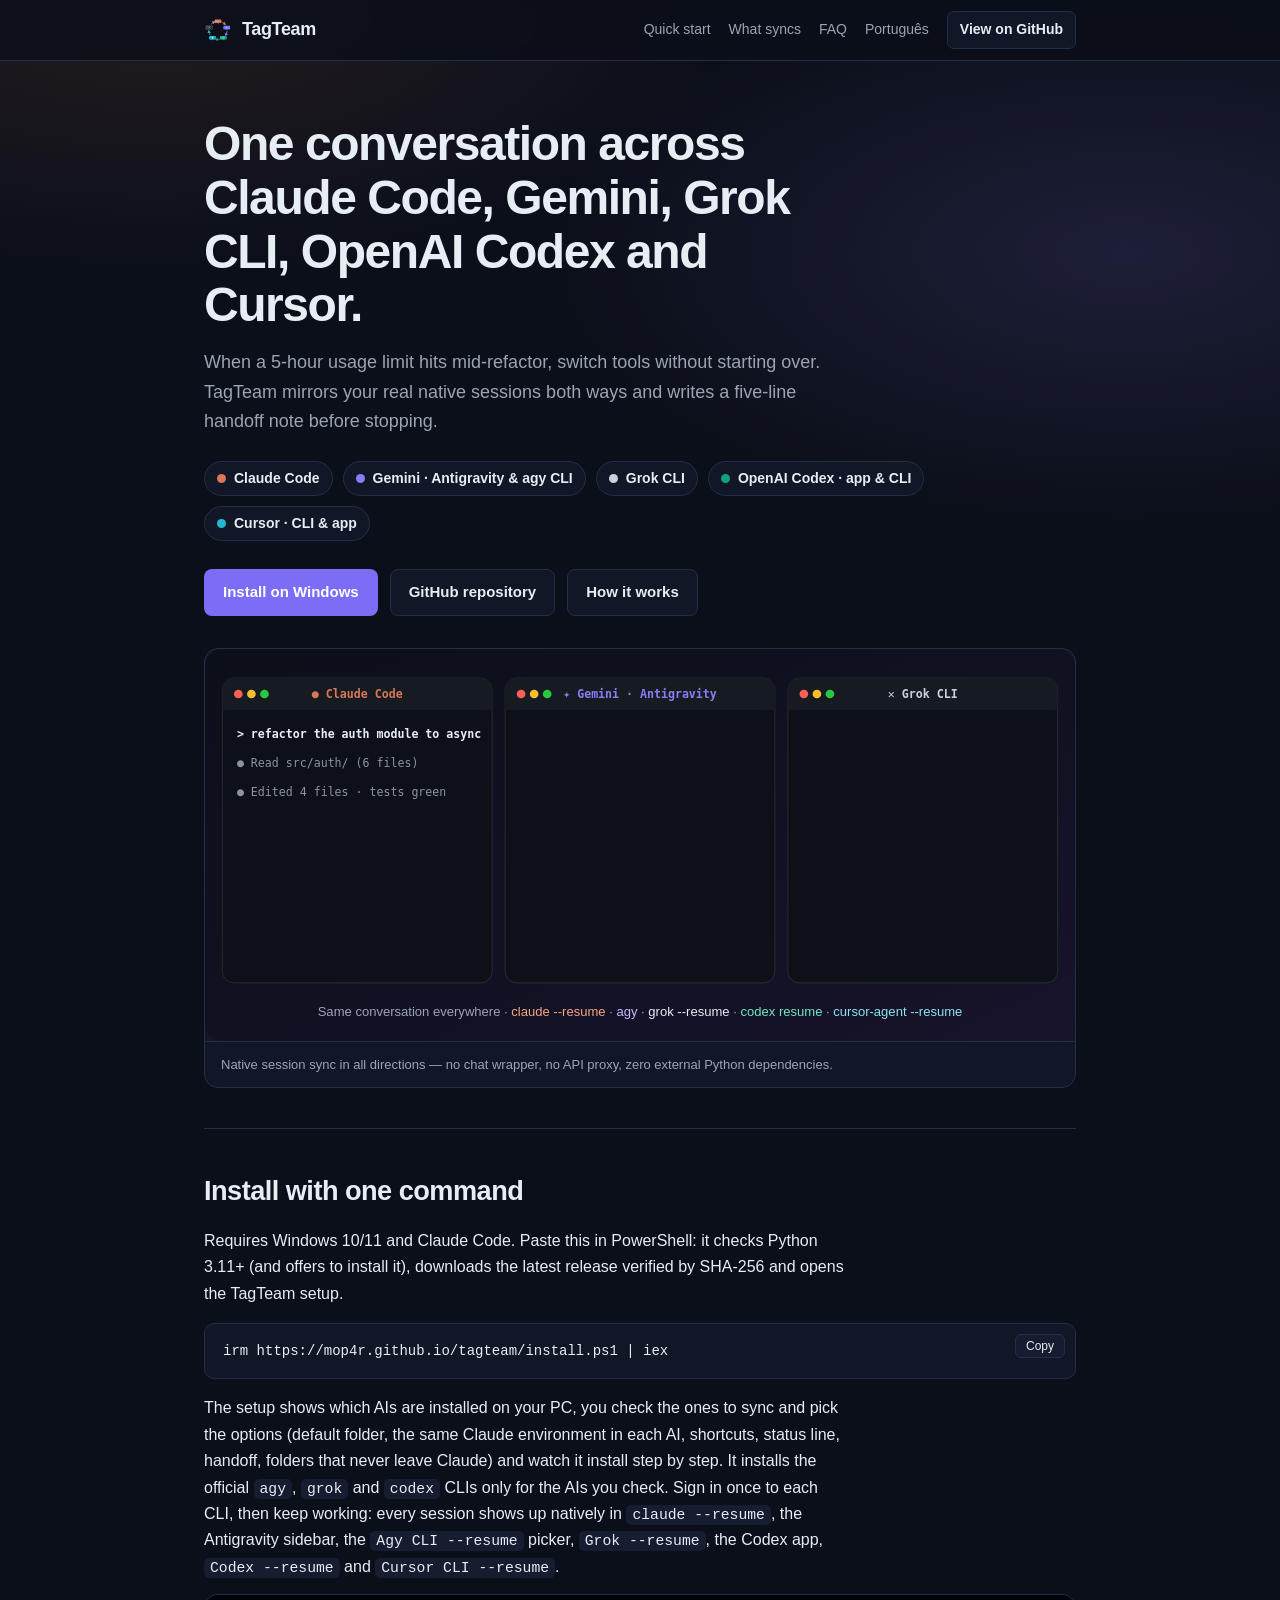
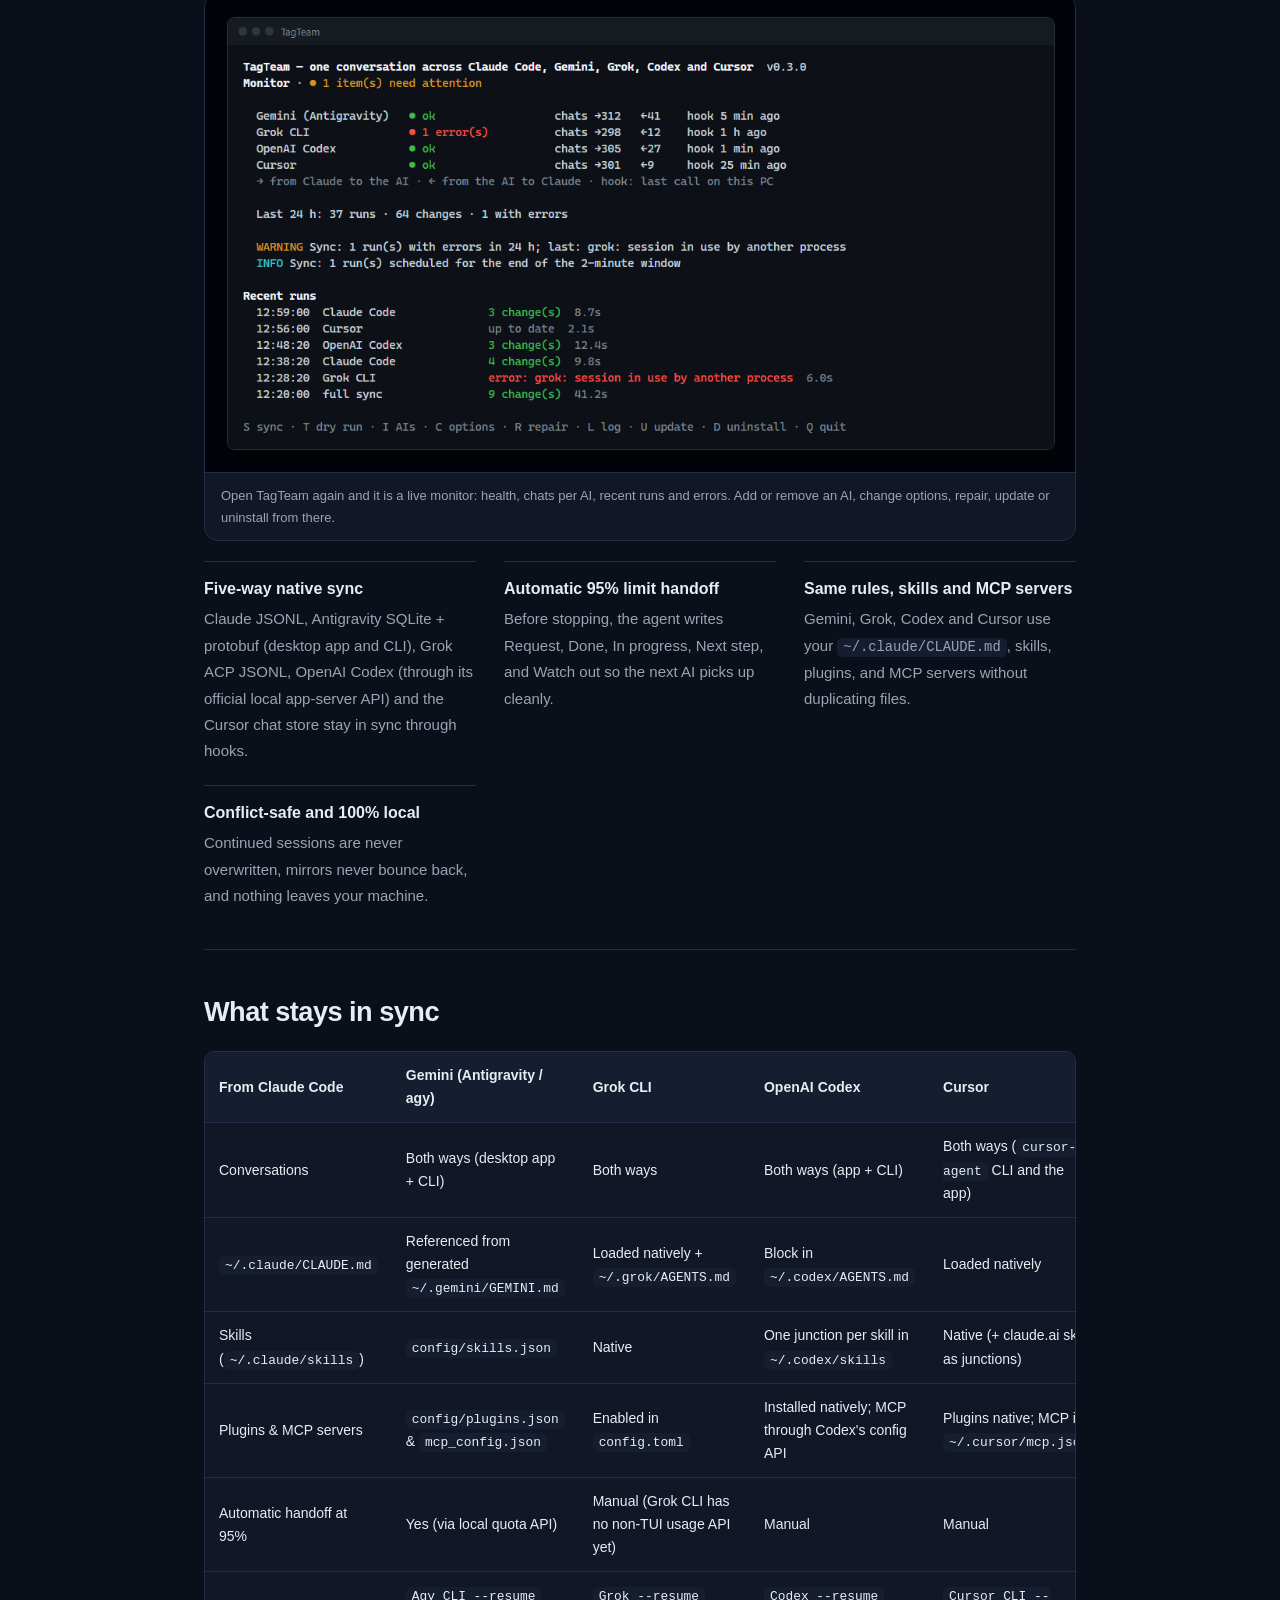
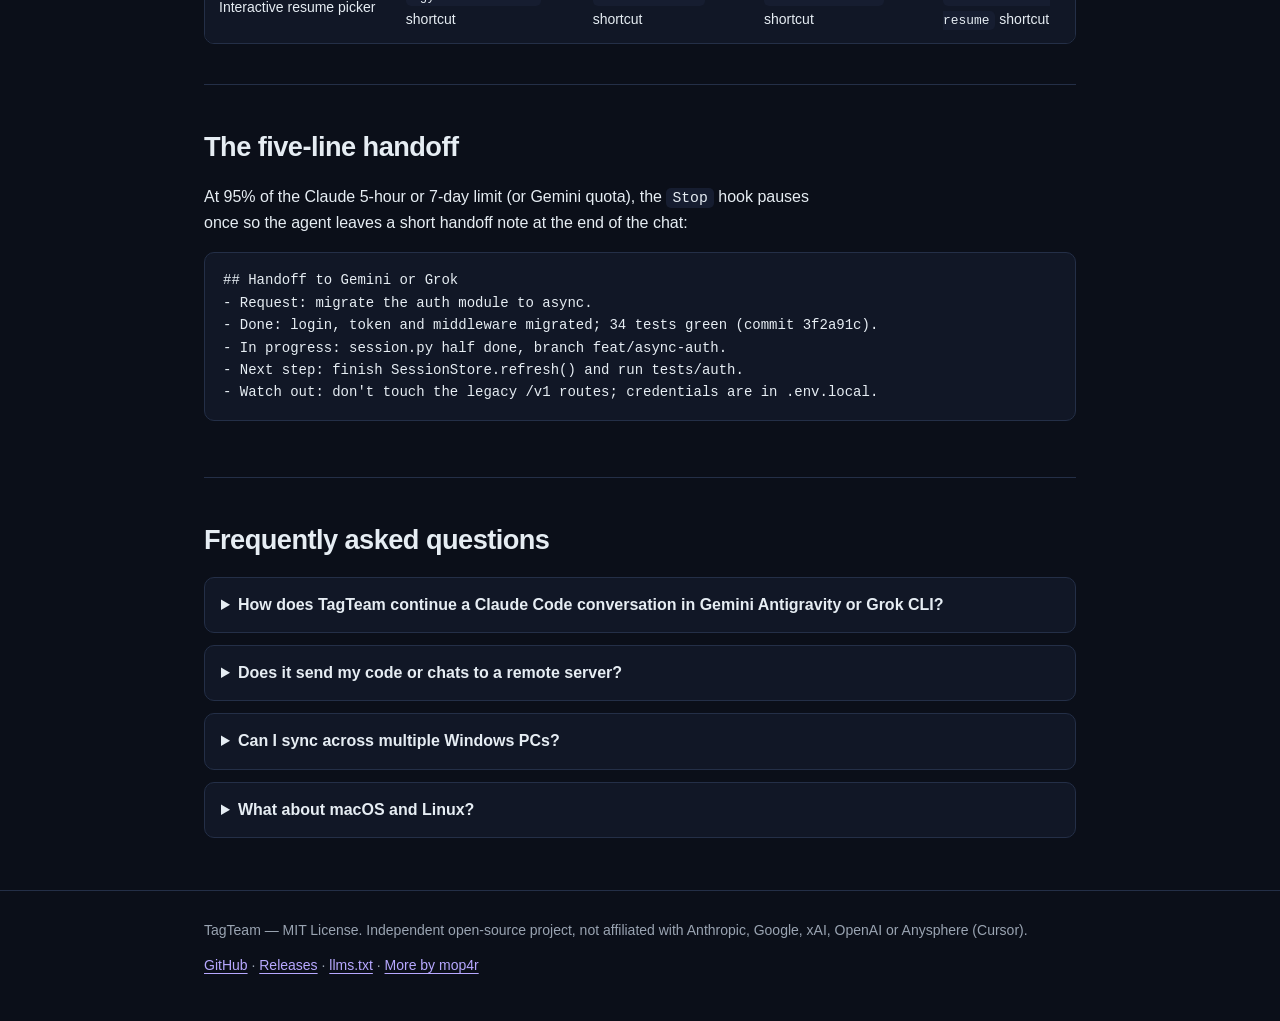
<file: docs/index.html>
<!DOCTYPE html>
<html lang="en">
<head>
  <meta charset="utf-8">
  <meta name="viewport" content="width=device-width, initial-scale=1">
  <title>TagTeam — Sync Claude Code, Gemini (Antigravity), Grok CLI, OpenAI Codex &amp; Cursor Conversations</title>
  <meta name="description" content="Keep one coding conversation alive across Claude Code, Google Gemini (Antigravity app and agy CLI), Grok CLI, OpenAI Codex (app and CLI) and Cursor (CLI and app). Two-way native session sync, shared CLAUDE.md/skills/MCP, and automatic 95% usage-limit handoff.">
  <meta name="robots" content="index, follow">
  <meta name="google-site-verification" content="U5uMQXsDR6NnZyRHUvWsYW4ielVy_WCR8aLg48kAmsM">
  <!-- nosemgrep: html.security.audit.missing-integrity.missing-integrity (canonical/hreflang metadata only, not fetched subresources) -->
  <link rel="canonical" href="https://mop4r.github.io/tagteam/">
  <!-- nosemgrep: html.security.audit.missing-integrity.missing-integrity -->
  <link rel="alternate" hreflang="en" href="https://mop4r.github.io/tagteam/">
  <!-- nosemgrep: html.security.audit.missing-integrity.missing-integrity -->
  <link rel="alternate" hreflang="pt-BR" href="https://mop4r.github.io/tagteam/pt-br/">
  <!-- nosemgrep: html.security.audit.missing-integrity.missing-integrity -->
  <link rel="alternate" hreflang="x-default" href="https://mop4r.github.io/tagteam/">
  <link rel="icon" type="image/svg+xml" href="assets/logo.svg">

  <meta property="og:type" content="website">
  <meta property="og:site_name" content="TagTeam">
  <meta property="og:title" content="TagTeam — One conversation, five AI coding agents">
  <meta property="og:description" content="Sync Claude Code, Gemini (Antigravity / agy CLI), Grok CLI, OpenAI Codex and Cursor sessions both ways with automatic usage-limit handoff notes. Local, zero dependencies, MIT.">
  <meta property="og:url" content="https://mop4r.github.io/tagteam/">
  <meta property="og:image" content="https://mop4r.github.io/tagteam/assets/og-image.png">
  <meta property="og:image:width" content="1200">
  <meta property="og:image:height" content="630">
  <meta property="og:image:alt" content="TagTeam banner: Claude Code, Gemini Antigravity, Grok CLI, OpenAI Codex and Cursor sharing one conversation">

  <meta name="twitter:card" content="summary_large_image">
  <meta name="twitter:title" content="TagTeam — Sync Claude Code, Gemini (Antigravity), Grok CLI, Codex &amp; Cursor">
  <meta name="twitter:description" content="Hit a Claude Code 5-hour usage limit? Tag out and continue the same session in Gemini Antigravity, Grok CLI, OpenAI Codex or Cursor with automatic handoff.">
  <meta name="twitter:image" content="https://mop4r.github.io/tagteam/assets/og-image.png">

  <link rel="stylesheet" href="styles.css">

  <script type="application/ld+json">
  {
    "@context": "https://schema.org",
    "@graph": [
      {
        "@type": "SoftwareApplication",
        "name": "TagTeam",
        "applicationCategory": "DeveloperApplication",
        "operatingSystem": "Windows 10, Windows 11",
        "softwareVersion": "0.5.1",
        "license": "https://opensource.org/licenses/MIT",
        "url": "https://mop4r.github.io/tagteam/",
        "codeRepository": "https://github.com/mop4r/tagteam",
        "description": "Local two-way conversation sync and automatic usage-limit handoff between Claude Code, Google Gemini (Antigravity desktop app and agy CLI), xAI Grok CLI, OpenAI Codex (desktop app and CLI) and Cursor (CLI and app).",
        "offers": {
          "@type": "Offer",
          "price": "0",
          "priceCurrency": "USD"
        },
        "programmingLanguage": "Python"
      },
      {
        "@type": "FAQPage",
        "mainEntity": [
          {
            "@type": "Question",
            "name": "How does TagTeam continue a Claude Code conversation in Gemini Antigravity, Grok CLI, OpenAI Codex or Cursor?",
            "acceptedAnswer": {
              "@type": "Answer",
              "text": "Hooks in Claude Code, Antigravity, Grok CLI, OpenAI Codex and Cursor trigger TagTeam after replies to mirror sessions directly in each tool's native format (Claude JSONL, Antigravity SQLite + protobuf, Grok ACP JSONL, Codex app-server and Cursor SQLite), so claude --resume, agy, Antigravity, grok --resume, codex resume, cursor-agent --resume and the Cursor app all list the same conversations."
            }
          },
          {
            "@type": "Question",
            "name": "What happens when Claude Code or Gemini hits 95% of its usage limit?",
            "acceptedAnswer": {
              "@type": "Answer",
              "text": "A Stop hook blocks once at 95% usage and asks the agent to write a structured five-line handoff (Request, Done, In progress, Next step, Watch out). The synced copy carries that note to the next AI."
            }
          },
          {
            "@type": "Question",
            "name": "Does TagTeam send conversations to an external server or proxy?",
            "acceptedAnswer": {
              "@type": "Answer",
              "text": "No. TagTeam runs 100% locally with Python standard library file I/O and the local servers of Antigravity and Codex. There is no telemetry, no remote server, and no API key required."
            }
          }
        ]
      }
    ]
  }
  </script>
</head>
<body>
  <header class="topbar">
    <div class="wrap topbar-inner">
      <a class="brand" href="./">
        <img src="assets/logo.svg" alt="" width="28" height="28">
        <span>TagTeam</span>
      </a>
      <nav class="nav" aria-label="Main navigation">
        <a href="#install">Quick start</a>
        <a href="#mirrored">What syncs</a>
        <a href="#faq">FAQ</a>
        <a href="pt-br/" lang="pt-BR">Português</a>
        <a class="nav-cta" href="https://github.com/mop4r/tagteam">View on GitHub</a>
      </nav>
    </div>
  </header>

  <main class="wrap">
    <section class="hero" style="border-top: none;">
      <h1>One conversation across Claude Code, Gemini, Grok CLI, OpenAI Codex and Cursor.</h1>
      <p class="lead">
        When a 5-hour usage limit hits mid-refactor, switch tools without starting over.
        TagTeam mirrors your real native sessions both ways and writes a five-line handoff note before stopping.
      </p>
      <ul class="agents" aria-label="Supported AI coding agents">
        <li><span class="dot dot-claude" aria-hidden="true"></span>Claude Code</li>
        <li><span class="dot dot-gemini" aria-hidden="true"></span>Gemini · Antigravity &amp; agy CLI</li>
        <li><span class="dot dot-grok" aria-hidden="true"></span>Grok CLI</li>
        <li><span class="dot dot-codex" aria-hidden="true"></span>OpenAI Codex · app &amp; CLI</li>
        <li><span class="dot dot-cursor" aria-hidden="true"></span>Cursor · CLI &amp; app</li>
      </ul>
      <div class="actions">
        <a class="btn btn-primary" href="#install">Install on Windows</a>
        <a class="btn btn-secondary" href="https://github.com/mop4r/tagteam">GitHub repository</a>
        <a class="btn btn-secondary" href="https://github.com/mop4r/tagteam/blob/main/docs/HOW-IT-WORKS.md">How it works</a>
      </div>

      <figure class="demo-frame">
        <img src="assets/demo.svg" alt="TagTeam relay flow: Claude Code hits 95% usage limit, writes a handoff, Gemini Antigravity continues the same session, then Grok CLI continues and syncs back to claude --resume" width="960" height="540">
        <figcaption>Native session sync in all directions — no chat wrapper, no API proxy, zero external Python dependencies.</figcaption>
      </figure>
    </section>

    <section id="install">
      <h2>Install with one command</h2>
      <p>Requires Windows 10/11 and Claude Code. Paste this in PowerShell: it checks Python 3.11+ (and offers to install it), downloads the latest release verified by SHA-256 and opens the TagTeam setup.</p>
      <div class="code-block">
        <button class="copy-btn" type="button" data-copy="install-cmd">Copy</button>
        <pre id="install-cmd">irm https://mop4r.github.io/tagteam/install.ps1 | iex</pre>
      </div>
      <p>The setup shows which AIs are installed on your PC, you check the ones to sync and pick the options (default folder, the same Claude environment in each AI, shortcuts, status line, handoff, folders that never leave Claude) and watch it install step by step. It installs the official <code>agy</code>, <code>grok</code> and <code>codex</code> CLIs only for the AIs you check. Sign in once to each CLI, then keep working: every session shows up natively in <code>claude --resume</code>, the Antigravity sidebar, the <code>Agy CLI --resume</code> picker, <code>Grok --resume</code>, the Codex app, <code>Codex --resume</code> and <code>Cursor CLI --resume</code>.</p>
      <figure class="demo-frame">
        <img src="assets/screens/monitor-en.png" width="1116" height="612" loading="lazy" alt="TagTeam monitor in the terminal: per-AI health, chats synced in each direction, recent runs and errors">
        <figcaption>Open TagTeam again and it is a live monitor: health, chats per AI, recent runs and errors. Add or remove an AI, change options, repair, update or uninstall from there.</figcaption>
      </figure>

      <ul class="feature-list">
        <li>
          <strong>Five-way native sync</strong>
          <span>Claude JSONL, Antigravity SQLite + protobuf (desktop app and CLI), Grok ACP JSONL, OpenAI Codex (through its official local app-server API) and the Cursor chat store stay in sync through hooks.</span>
        </li>
        <li>
          <strong>Automatic 95% limit handoff</strong>
          <span>Before stopping, the agent writes Request, Done, In progress, Next step, and Watch out so the next AI picks up cleanly.</span>
        </li>
        <li>
          <strong>Same rules, skills and MCP servers</strong>
          <span>Gemini, Grok, Codex and Cursor use your <code>~/.claude/CLAUDE.md</code>, skills, plugins, and MCP servers without duplicating files.</span>
        </li>
        <li>
          <strong>Conflict-safe and 100% local</strong>
          <span>Continued sessions are never overwritten, mirrors never bounce back, and nothing leaves your machine.</span>
        </li>
      </ul>
    </section>

    <section id="mirrored">
      <h2>What stays in sync</h2>
      <div class="table-wrap">
        <table>
          <thead>
            <tr>
              <th>From Claude Code</th>
              <th>Gemini (Antigravity / agy)</th>
              <th>Grok CLI</th>
              <th>OpenAI Codex</th>
              <th>Cursor</th>
            </tr>
          </thead>
          <tbody>
            <tr>
              <td>Conversations</td>
              <td>Both ways (desktop app + CLI)</td>
              <td>Both ways</td>
              <td>Both ways (app + CLI)</td>
              <td>Both ways (<code>cursor-agent</code> CLI and the app)</td>
            </tr>
            <tr>
              <td><code>~/.claude/CLAUDE.md</code></td>
              <td>Referenced from generated <code>~/.gemini/GEMINI.md</code></td>
              <td>Loaded natively + <code>~/.grok/AGENTS.md</code></td>
              <td>Block in <code>~/.codex/AGENTS.md</code></td>
              <td>Loaded natively</td>
            </tr>
            <tr>
              <td>Skills (<code>~/.claude/skills</code>)</td>
              <td><code>config/skills.json</code></td>
              <td>Native</td>
              <td>One junction per skill in <code>~/.codex/skills</code></td>
              <td>Native (+ claude.ai skills as junctions)</td>
            </tr>
            <tr>
              <td>Plugins &amp; MCP servers</td>
              <td><code>config/plugins.json</code> &amp; <code>mcp_config.json</code></td>
              <td>Enabled in <code>config.toml</code></td>
              <td>Installed natively; MCP through Codex's config API</td>
              <td>Plugins native; MCP in <code>~/.cursor/mcp.json</code></td>
            </tr>
            <tr>
              <td>Automatic handoff at 95%</td>
              <td>Yes (via local quota API)</td>
              <td>Manual (Grok CLI has no non-TUI usage API yet)</td>
              <td>Manual</td>
              <td>Manual</td>
            </tr>
            <tr>
              <td>Interactive resume picker</td>
              <td><code>Agy CLI --resume</code> shortcut</td>
              <td><code>Grok --resume</code> shortcut</td>
              <td><code>Codex --resume</code> shortcut</td>
              <td><code>Cursor CLI --resume</code> shortcut</td>
            </tr>
          </tbody>
        </table>
      </div>
    </section>

    <section id="handoff">
      <h2>The five-line handoff</h2>
      <p>At 95% of the Claude 5-hour or 7-day limit (or Gemini quota), the <code>Stop</code> hook pauses once so the agent leaves a short handoff note at the end of the chat:</p>
      <div class="code-block">
        <pre>## Handoff to Gemini or Grok
- Request: migrate the auth module to async.
- Done: login, token and middleware migrated; 34 tests green (commit 3f2a91c).
- In progress: session.py half done, branch feat/async-auth.
- Next step: finish SessionStore.refresh() and run tests/auth.
- Watch out: don't touch the legacy /v1 routes; credentials are in .env.local.</pre>
      </div>
    </section>

    <section id="faq">
      <h2>Frequently asked questions</h2>
      <details>
        <summary>How does TagTeam continue a Claude Code conversation in Gemini Antigravity or Grok CLI?</summary>
        <p>Hooks in Claude Code, Antigravity and Grok CLI call TagTeam after replies (throttled to once every 2 minutes per conversation). TagTeam converts and writes directly to each agent's native session storage so resume works inside each tool.</p>
      </details>
      <details>
        <summary>Does it send my code or chats to a remote server?</summary>
        <p>No. Everything is local file I/O plus Antigravity's local language server. No telemetry, no proxy, and no third-party API keys.</p>
      </details>
      <details>
        <summary>Can I sync across multiple Windows PCs?</summary>
        <p>Yes. Sync <code>~/.claude/projects</code> with git, Syncthing, or OneDrive. TagTeam keeps sync state per PC and remaps workspace paths across different usernames and drives.</p>
      </details>
      <details>
        <summary>What about macOS and Linux?</summary>
        <p>The core sync engine is pure Python standard library; Windows shortcuts and the Grok picker are Windows-specific today. Pull requests for macOS and Linux are welcome on GitHub.</p>
      </details>
    </section>
  </main>

  <footer>
    <div class="wrap footer-inner">
      <span>TagTeam — MIT License. Independent open-source project, not affiliated with Anthropic, Google, xAI, OpenAI or Anysphere (Cursor).</span>
      <span>
        <a href="https://github.com/mop4r/tagteam">GitHub</a> ·
        <a href="https://github.com/mop4r/tagteam/releases">Releases</a> ·
        <a href="llms.txt">llms.txt</a> ·
        <a href="https://github.com/mop4r">More by mop4r</a>
      </span>
    </div>
  </footer>

  <script>
    document.querySelectorAll("[data-copy]").forEach(function (btn) {
      btn.addEventListener("click", function () {
        var target = document.getElementById(btn.getAttribute("data-copy"));
        if (!target || !navigator.clipboard) return;
        navigator.clipboard.writeText(target.textContent).then(function () {
          var prev = btn.textContent;
          btn.textContent = "Copied";
          setTimeout(function () { btn.textContent = prev; }, 1600);
        });
      });
    });
  </script>
</body>
</html>
</file>
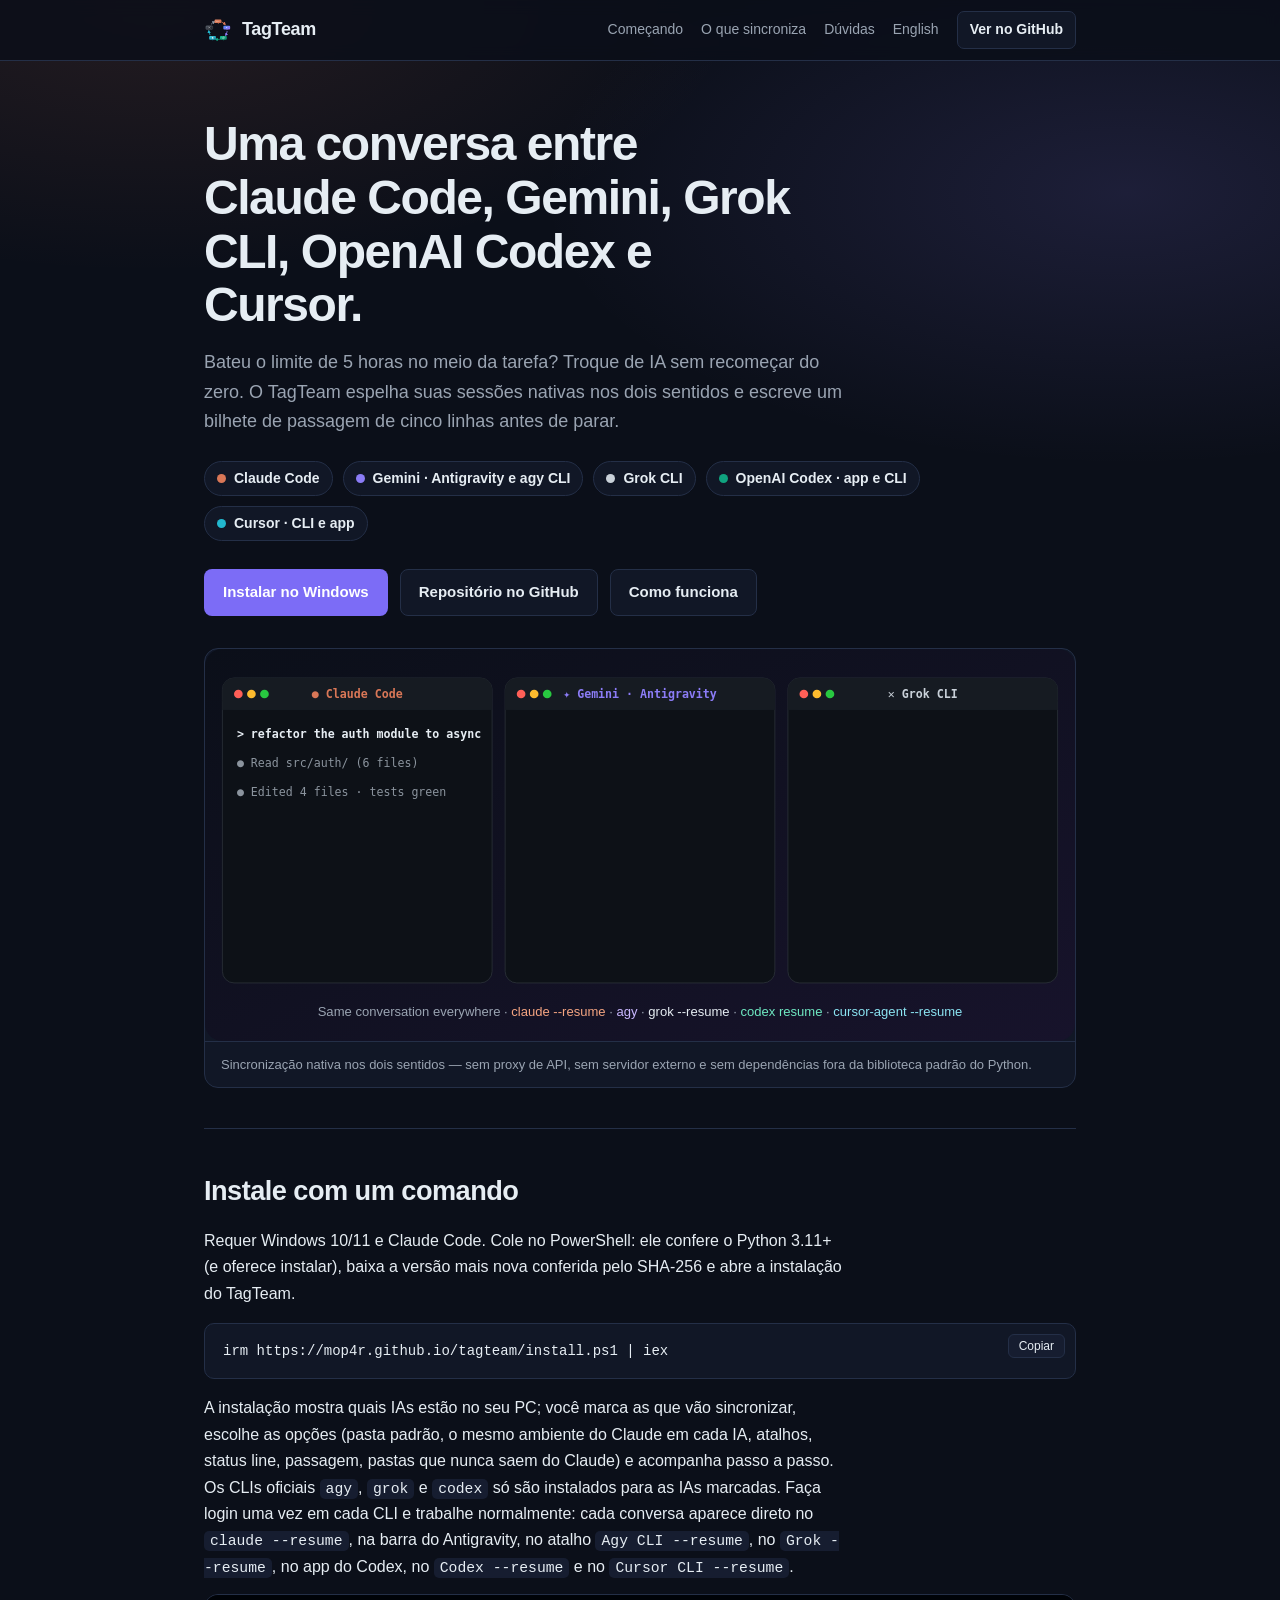
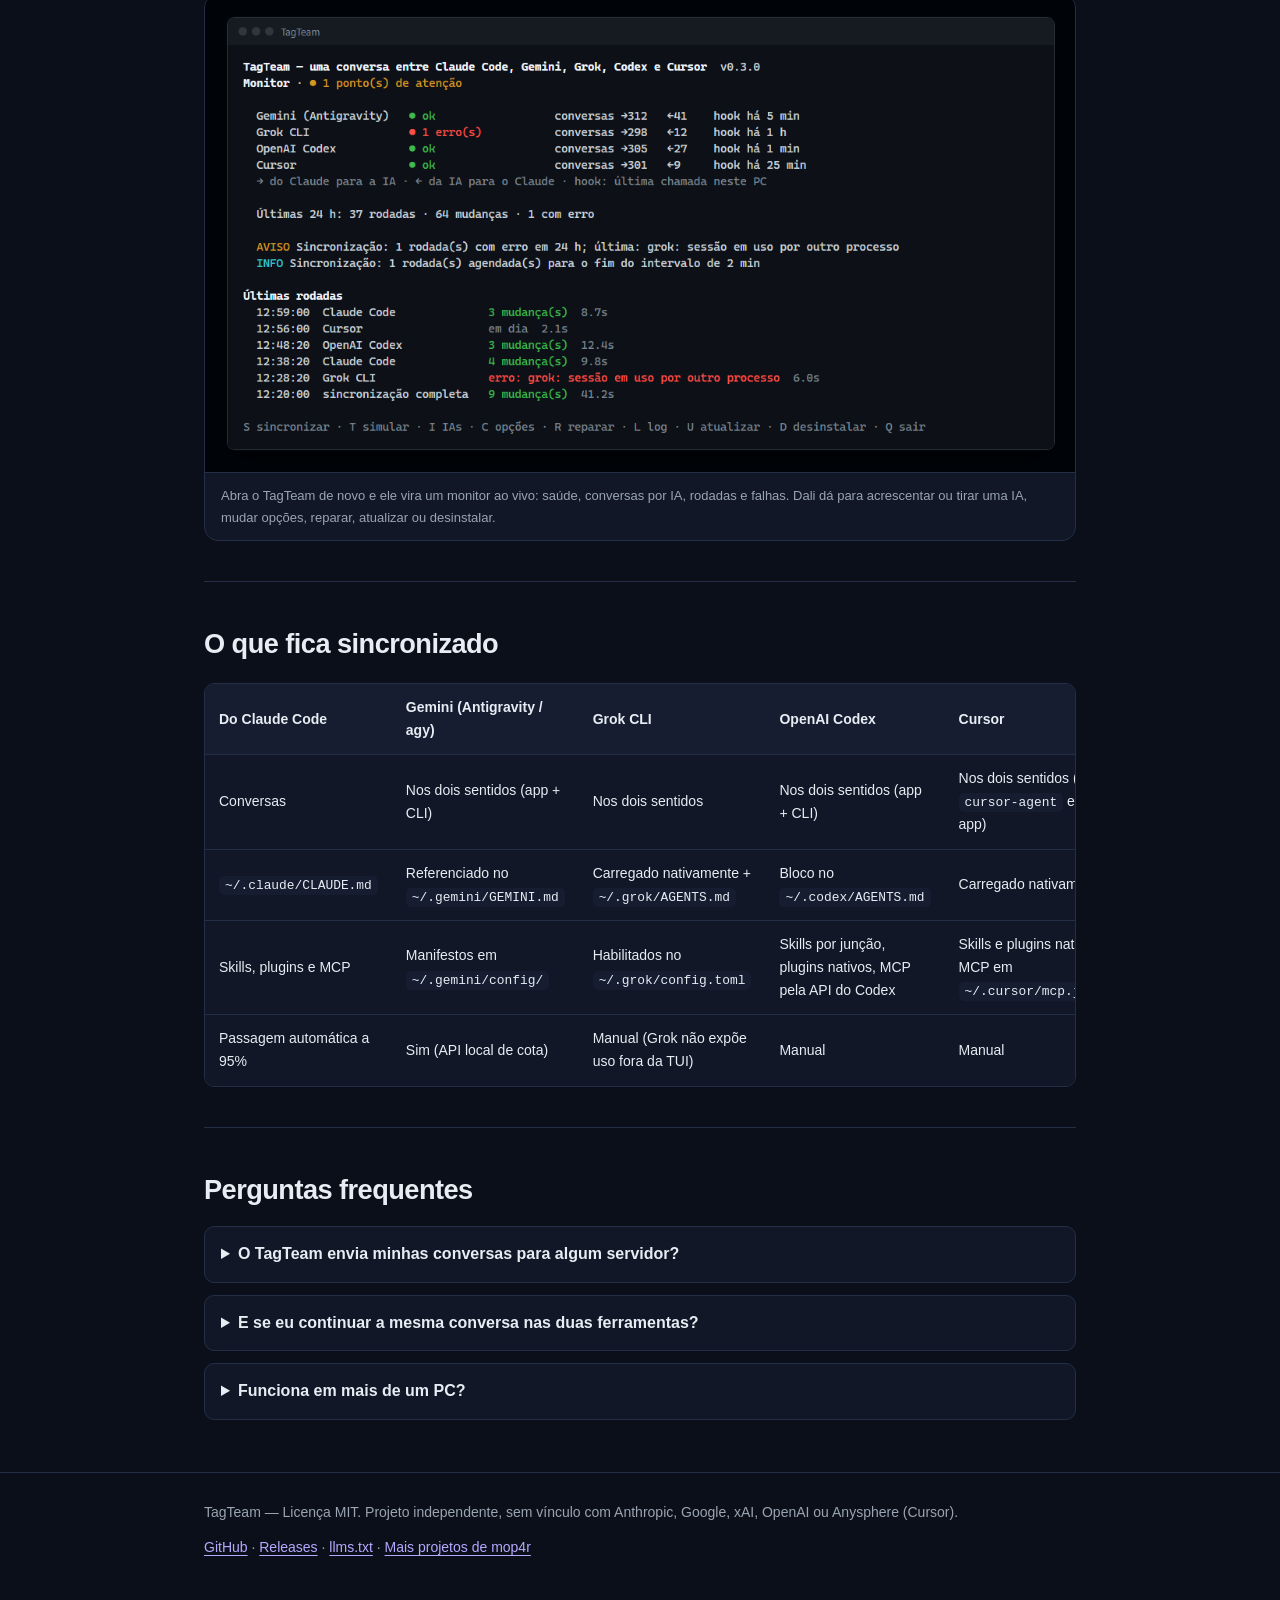
<file: docs/pt-br/index.html>
<!DOCTYPE html>
<html lang="pt-BR">
<head>
  <meta charset="utf-8">
  <meta name="viewport" content="width=device-width, initial-scale=1">
  <title>TagTeam — Sincronize conversas entre Claude Code, Gemini (Antigravity), Grok CLI, OpenAI Codex e Cursor</title>
  <meta name="description" content="Mantenha uma única conversa viva entre Claude Code, Google Gemini (Antigravity app e CLI agy), Grok CLI, OpenAI Codex (app e CLI) e Cursor (CLI e app). Sincronização nativa nos dois sentidos, CLAUDE.md/skills/MCP compartilhados e passagem automática a 95% do limite.">
  <meta name="robots" content="index, follow">
  <meta name="google-site-verification" content="U5uMQXsDR6NnZyRHUvWsYW4ielVy_WCR8aLg48kAmsM">
  <!-- nosemgrep: html.security.audit.missing-integrity.missing-integrity (canonical/hreflang metadata only, not fetched subresources) -->
  <link rel="canonical" href="https://mop4r.github.io/tagteam/pt-br/">
  <!-- nosemgrep: html.security.audit.missing-integrity.missing-integrity -->
  <link rel="alternate" hreflang="en" href="https://mop4r.github.io/tagteam/">
  <!-- nosemgrep: html.security.audit.missing-integrity.missing-integrity -->
  <link rel="alternate" hreflang="pt-BR" href="https://mop4r.github.io/tagteam/pt-br/">
  <!-- nosemgrep: html.security.audit.missing-integrity.missing-integrity -->
  <link rel="alternate" hreflang="x-default" href="https://mop4r.github.io/tagteam/">
  <link rel="icon" type="image/svg+xml" href="../assets/logo.svg">

  <meta property="og:type" content="website">
  <meta property="og:site_name" content="TagTeam">
  <meta property="og:locale" content="pt_BR">
  <meta property="og:title" content="TagTeam — Uma conversa, cinco IAs de código">
  <meta property="og:description" content="Sincronize sessões do Claude Code, Gemini (Antigravity / agy CLI), Grok CLI, OpenAI Codex e Cursor nos dois sentidos com passagem automática perto do limite. 100% local, zero dependências, MIT.">
  <meta property="og:url" content="https://mop4r.github.io/tagteam/pt-br/">
  <meta property="og:image" content="https://mop4r.github.io/tagteam/assets/og-image.png">
  <meta property="og:image:width" content="1200">
  <meta property="og:image:height" content="630">

  <meta name="twitter:card" content="summary_large_image">
  <meta name="twitter:title" content="TagTeam — Sincronize Claude Code, Gemini (Antigravity), Grok CLI, Codex e Cursor">
  <meta name="twitter:description" content="Bateu o limite de 5 horas do Claude Code? Continue a mesma conversa no Gemini Antigravity, no Grok CLI, no OpenAI Codex ou no Cursor com passagem automática.">
  <meta name="twitter:image" content="https://mop4r.github.io/tagteam/assets/og-image.png">

  <link rel="stylesheet" href="../styles.css">

  <script type="application/ld+json">
  {
    "@context": "https://schema.org",
    "@type": "SoftwareApplication",
    "name": "TagTeam",
    "inLanguage": "pt-BR",
    "applicationCategory": "DeveloperApplication",
    "operatingSystem": "Windows 10, Windows 11",
    "softwareVersion": "0.5.1",
    "license": "https://opensource.org/licenses/MIT",
    "url": "https://mop4r.github.io/tagteam/pt-br/",
    "codeRepository": "https://github.com/mop4r/tagteam",
    "description": "Sincronização local nos dois sentidos e passagem automática perto do limite entre Claude Code, Google Gemini (Antigravity e agy CLI), Grok CLI, OpenAI Codex e Cursor.",
    "offers": {
      "@type": "Offer",
      "price": "0",
      "priceCurrency": "USD"
    },
    "programmingLanguage": "Python"
  }
  </script>
</head>
<body>
  <header class="topbar">
    <div class="wrap topbar-inner">
      <a class="brand" href="./">
        <img src="../assets/logo.svg" alt="" width="28" height="28">
        <span>TagTeam</span>
      </a>
      <nav class="nav" aria-label="Navegação principal">
        <a href="#instalar">Começando</a>
        <a href="#espelho">O que sincroniza</a>
        <a href="#faq">Dúvidas</a>
        <a href="../" lang="en">English</a>
        <a class="nav-cta" href="https://github.com/mop4r/tagteam">Ver no GitHub</a>
      </nav>
    </div>
  </header>

  <main class="wrap">
    <section class="hero" style="border-top: none;">
      <h1>Uma conversa entre Claude Code, Gemini, Grok CLI, OpenAI Codex e Cursor.</h1>
      <p class="lead">
        Bateu o limite de 5 horas no meio da tarefa? Troque de IA sem recomeçar do zero.
        O TagTeam espelha suas sessões nativas nos dois sentidos e escreve um bilhete de passagem de cinco linhas antes de parar.
      </p>
      <ul class="agents" aria-label="Agentes de código compatíveis">
        <li><span class="dot dot-claude" aria-hidden="true"></span>Claude Code</li>
        <li><span class="dot dot-gemini" aria-hidden="true"></span>Gemini · Antigravity e agy CLI</li>
        <li><span class="dot dot-grok" aria-hidden="true"></span>Grok CLI</li>
        <li><span class="dot dot-codex" aria-hidden="true"></span>OpenAI Codex · app e CLI</li>
        <li><span class="dot dot-cursor" aria-hidden="true"></span>Cursor · CLI e app</li>
      </ul>
      <div class="actions">
        <a class="btn btn-primary" href="#instalar">Instalar no Windows</a>
        <a class="btn btn-secondary" href="https://github.com/mop4r/tagteam">Repositório no GitHub</a>
        <a class="btn btn-secondary" href="https://github.com/mop4r/tagteam/blob/main/docs/HOW-IT-WORKS.md">Como funciona</a>
      </div>

      <figure class="demo-frame">
        <img src="../assets/demo.svg" alt="Fluxo do TagTeam: Claude Code chega a 95% do limite, escreve a passagem, Gemini Antigravity continua a mesma conversa, depois Grok CLI continua e sincroniza de volta para claude --resume" width="960" height="540">
        <figcaption>Sincronização nativa nos dois sentidos — sem proxy de API, sem servidor externo e sem dependências fora da biblioteca padrão do Python.</figcaption>
      </figure>
    </section>

    <section id="instalar">
      <h2>Instale com um comando</h2>
      <p>Requer Windows 10/11 e Claude Code. Cole no PowerShell: ele confere o Python 3.11+ (e oferece instalar), baixa a versão mais nova conferida pelo SHA-256 e abre a instalação do TagTeam.</p>
      <div class="code-block">
        <button class="copy-btn" type="button" data-copy="install-cmd-pt">Copiar</button>
        <pre id="install-cmd-pt">irm https://mop4r.github.io/tagteam/install.ps1 | iex</pre>
      </div>
      <p>A instalação mostra quais IAs estão no seu PC; você marca as que vão sincronizar, escolhe as opções (pasta padrão, o mesmo ambiente do Claude em cada IA, atalhos, status line, passagem, pastas que nunca saem do Claude) e acompanha passo a passo. Os CLIs oficiais <code>agy</code>, <code>grok</code> e <code>codex</code> só são instalados para as IAs marcadas. Faça login uma vez em cada CLI e trabalhe normalmente: cada conversa aparece direto no <code>claude --resume</code>, na barra do Antigravity, no atalho <code>Agy CLI --resume</code>, no <code>Grok --resume</code>, no app do Codex, no <code>Codex --resume</code> e no <code>Cursor CLI --resume</code>.</p>
      <figure class="demo-frame">
        <img src="../assets/screens/monitor-pt.png" width="1116" height="612" loading="lazy" alt="Monitor do TagTeam no terminal: saúde por IA, conversas em cada sentido, rodadas e falhas">
        <figcaption>Abra o TagTeam de novo e ele vira um monitor ao vivo: saúde, conversas por IA, rodadas e falhas. Dali dá para acrescentar ou tirar uma IA, mudar opções, reparar, atualizar ou desinstalar.</figcaption>
      </figure>
    </section>

    <section id="espelho">
      <h2>O que fica sincronizado</h2>
      <div class="table-wrap">
        <table>
          <thead>
            <tr>
              <th>Do Claude Code</th>
              <th>Gemini (Antigravity / agy)</th>
              <th>Grok CLI</th>
              <th>OpenAI Codex</th>
              <th>Cursor</th>
            </tr>
          </thead>
          <tbody>
            <tr>
              <td>Conversas</td>
              <td>Nos dois sentidos (app + CLI)</td>
              <td>Nos dois sentidos</td>
              <td>Nos dois sentidos (app + CLI)</td>
              <td>Nos dois sentidos (CLI <code>cursor-agent</code> e o app)</td>
            </tr>
            <tr>
              <td><code>~/.claude/CLAUDE.md</code></td>
              <td>Referenciado no <code>~/.gemini/GEMINI.md</code></td>
              <td>Carregado nativamente + <code>~/.grok/AGENTS.md</code></td>
              <td>Bloco no <code>~/.codex/AGENTS.md</code></td>
              <td>Carregado nativamente</td>
            </tr>
            <tr>
              <td>Skills, plugins e MCP</td>
              <td>Manifestos em <code>~/.gemini/config/</code></td>
              <td>Habilitados no <code>~/.grok/config.toml</code></td>
              <td>Skills por junção, plugins nativos, MCP pela API do Codex</td>
              <td>Skills e plugins nativos; MCP em <code>~/.cursor/mcp.json</code></td>
            </tr>
            <tr>
              <td>Passagem automática a 95%</td>
              <td>Sim (API local de cota)</td>
              <td>Manual (Grok não expõe uso fora da TUI)</td>
              <td>Manual</td>
              <td>Manual</td>
            </tr>
          </tbody>
        </table>
      </div>
    </section>

    <section id="faq">
      <h2>Perguntas frequentes</h2>
      <details>
        <summary>O TagTeam envia minhas conversas para algum servidor?</summary>
        <p>Não. Tudo roda localmente lendo e gravando arquivos no formato nativo de cada ferramenta, sem telemetria e sem proxy.</p>
      </details>
      <details>
        <summary>E se eu continuar a mesma conversa nas duas ferramentas?</summary>
        <p>Nada se perde: cópias continuadas nunca são sobrescritas. A próxima sincronização cria uma nova versão ao lado da original.</p>
      </details>
      <details>
        <summary>Funciona em mais de um PC?</summary>
        <p>Sim. Sincronize <code>~/.claude/projects</code> com git, Syncthing ou OneDrive; o TagTeam mantém o estado por máquina e remapeia caminhos de usuário e unidade.</p>
      </details>
    </section>
  </main>

  <footer>
    <div class="wrap footer-inner">
      <span>TagTeam — Licença MIT. Projeto independente, sem vínculo com Anthropic, Google, xAI, OpenAI ou Anysphere (Cursor).</span>
      <span>
        <a href="https://github.com/mop4r/tagteam">GitHub</a> ·
        <a href="https://github.com/mop4r/tagteam/releases">Releases</a> ·
        <a href="../llms.txt">llms.txt</a> ·
        <a href="https://github.com/mop4r">Mais projetos de mop4r</a>
      </span>
    </div>
  </footer>

  <script>
    document.querySelectorAll("[data-copy]").forEach(function (btn) {
      btn.addEventListener("click", function () {
        var target = document.getElementById(btn.getAttribute("data-copy"));
        if (!target || !navigator.clipboard) return;
        navigator.clipboard.writeText(target.textContent).then(function () {
          var prev = btn.textContent;
          btn.textContent = "Copiado";
          setTimeout(function () { btn.textContent = prev; }, 1600);
        });
      });
    });
  </script>
</body>
</html>
</file>
<file: docs/styles.css>
:root {
  --bg: #0b0f19;
  --surface: #111726;
  --surface-alt: #161d30;
  --border: #242f47;
  --text: #e6edf3;
  --muted: #9aa4b2;
  --claude: #d97757;
  --gemini: #8b7cf6;
  --grok: #c9d1d9;
  --codex: #10a37f;
  --cursor: #22b8cf;
  --ok: #3fb950;
  --radius: 10px;
  --mono: ui-monospace, "Cascadia Code", Consolas, "Liberation Mono", Menlo, monospace;
  --sans: ui-sans-serif, -apple-system, "Segoe UI", Roboto, Helvetica, Arial, sans-serif;
}

*,
*::before,
*::after {
  box-sizing: border-box;
}

html {
  color-scheme: dark;
  scroll-behavior: smooth;
}

body {
  margin: 0;
  background: radial-gradient(900px 420px at 12% 0%, rgba(217, 119, 87, 0.12), transparent 65%),
    radial-gradient(900px 420px at 88% 6%, rgba(139, 124, 246, 0.14), transparent 65%),
    var(--bg);
  color: var(--text);
  font-family: var(--sans);
  font-size: 16px;
  line-height: 1.65;
  -webkit-font-smoothing: antialiased;
}

a {
  color: #b7a8ff;
  text-decoration: underline;
  text-underline-offset: 3px;
}

a:hover {
  color: #dcd3ff;
}

:focus-visible {
  outline: 2px solid var(--gemini);
  outline-offset: 3px;
}

.wrap {
  max-width: 920px;
  margin: 0 auto;
  padding: 0 24px;
}

.topbar {
  border-bottom: 1px solid var(--border);
  background: rgba(11, 15, 25, 0.85);
  backdrop-filter: blur(8px);
  position: sticky;
  top: 0;
  z-index: 10;
}

.topbar-inner {
  display: flex;
  align-items: center;
  justify-content: space-between;
  gap: 16px;
  min-height: 60px;
}

.brand {
  display: inline-flex;
  align-items: center;
  gap: 10px;
  text-decoration: none;
  color: var(--text);
  font-weight: 700;
  font-size: 18px;
  letter-spacing: -0.02em;
}

.brand img {
  width: 28px;
  height: 28px;
  display: block;
}

.nav {
  display: flex;
  align-items: center;
  gap: 18px;
  font-size: 14px;
}

.nav a {
  color: var(--muted);
  text-decoration: none;
}

.nav a:hover {
  color: var(--text);
}

.nav .nav-cta {
  color: var(--text);
  border: 1px solid var(--border);
  background: var(--surface);
  padding: 6px 12px;
  border-radius: 7px;
  font-weight: 600;
}

.nav .nav-cta:hover {
  border-color: var(--gemini);
}

.hero {
  padding: 56px 0 40px;
}

.hero h1 {
  margin: 0 0 16px;
  font-size: clamp(2rem, 4.4vw, 3rem);
  line-height: 1.12;
  letter-spacing: -0.03em;
  max-width: 22ch;
}

.lead {
  margin: 0 0 24px;
  color: var(--muted);
  font-size: 18px;
  max-width: 64ch;
}

.agents {
  display: flex;
  flex-wrap: wrap;
  gap: 10px;
  margin: 0 0 28px;
  padding: 0;
  list-style: none;
}

.agents li {
  display: inline-flex;
  align-items: center;
  gap: 8px;
  padding: 5px 12px;
  border-radius: 999px;
  border: 1px solid var(--border);
  background: var(--surface);
  font-size: 14px;
  font-weight: 600;
}

.dot {
  width: 9px;
  height: 9px;
  border-radius: 50%;
  display: inline-block;
}

.dot-claude {
  background: var(--claude);
}

.dot-gemini {
  background: var(--gemini);
}

.dot-grok {
  background: var(--grok);
}

.dot-codex {
  background: var(--codex);
}

.dot-cursor {
  background: var(--cursor);
}

.actions {
  display: flex;
  flex-wrap: wrap;
  gap: 12px;
  margin-bottom: 32px;
}

.btn {
  display: inline-flex;
  align-items: center;
  justify-content: center;
  padding: 10px 18px;
  border-radius: 8px;
  font-weight: 600;
  font-size: 15px;
  text-decoration: none;
  border: 1px solid transparent;
  cursor: pointer;
}

.btn-primary {
  background: #7c6cf6;
  color: #ffffff;
}

.btn-primary:hover {
  background: #8e80f8;
  color: #ffffff;
}

.btn-secondary {
  background: var(--surface);
  border-color: var(--border);
  color: var(--text);
}

.btn-secondary:hover {
  border-color: #4b5d84;
  color: #ffffff;
}

.demo-frame {
  margin: 0;
  border: 1px solid var(--border);
  border-radius: 14px;
  overflow: hidden;
  background: var(--surface);
}

.demo-frame img {
  display: block;
  width: 100%;
  height: auto;
}

.demo-frame figcaption {
  padding: 12px 16px;
  border-top: 1px solid var(--border);
  font-size: 13px;
  color: var(--muted);
}

section {
  padding: 40px 0;
  border-top: 1px solid var(--border);
}

h2 {
  margin: 0 0 14px;
  font-size: clamp(1.35rem, 2.5vw, 1.7rem);
  letter-spacing: -0.02em;
}

p {
  margin: 0 0 14px;
  max-width: 72ch;
}

.code-block {
  position: relative;
  background: var(--surface);
  border: 1px solid var(--border);
  border-radius: var(--radius);
  padding: 16px 18px;
  margin: 16px 0;
  overflow-x: auto;
}

.code-block pre {
  margin: 0;
  font-family: var(--mono);
  font-size: 14px;
  line-height: 1.6;
  color: var(--text);
}

.copy-btn {
  position: absolute;
  top: 10px;
  right: 10px;
  background: var(--surface-alt);
  color: var(--text);
  border: 1px solid var(--border);
  border-radius: 6px;
  padding: 4px 10px;
  font-size: 12px;
  font-family: var(--sans);
  cursor: pointer;
}

.copy-btn:hover {
  border-color: var(--gemini);
}

code {
  font-family: var(--mono);
  font-size: 0.92em;
  background: var(--surface-alt);
  padding: 2px 6px;
  border-radius: 5px;
}

.feature-list {
  display: grid;
  grid-template-columns: repeat(auto-fit, minmax(260px, 1fr));
  gap: 20px 28px;
  padding: 0;
  margin: 20px 0 0;
  list-style: none;
}

.feature-list li {
  border-top: 1px solid var(--border);
  padding-top: 14px;
}

.feature-list strong {
  display: block;
  margin-bottom: 4px;
  color: var(--text);
}

.feature-list span {
  color: var(--muted);
  font-size: 15px;
}

.table-wrap {
  overflow-x: auto;
  border: 1px solid var(--border);
  border-radius: var(--radius);
  margin-top: 16px;
}

table {
  width: 100%;
  border-collapse: collapse;
  background: var(--surface);
  font-size: 14px;
}

th,
td {
  text-align: left;
  padding: 12px 14px;
  border-bottom: 1px solid var(--border);
}

th {
  background: var(--surface-alt);
  color: var(--text);
  font-weight: 600;
}

tr:last-child td {
  border-bottom: none;
}

details {
  border: 1px solid var(--border);
  border-radius: var(--radius);
  background: var(--surface);
  padding: 14px 16px;
  margin-bottom: 12px;
}

summary {
  cursor: pointer;
  font-weight: 600;
  color: var(--text);
}

details p {
  margin: 10px 0 0;
  color: var(--muted);
}

footer {
  border-top: 1px solid var(--border);
  padding: 28px 0 44px;
  color: var(--muted);
  font-size: 14px;
}

.footer-inner {
  display: flex;
  flex-wrap: wrap;
  justify-content: space-between;
  gap: 12px;
}

@media (max-width: 640px) {
  .topbar-inner {
    flex-wrap: wrap;
    padding: 10px 0;
    gap: 8px;
  }

  .hero {
    padding: 36px 0 28px;
  }

  .nav {
    gap: 10px 14px;
    flex-wrap: wrap;
    width: 100%;
    font-size: 13px;
  }

  .nav .nav-cta {
    margin-left: auto;
    padding: 4px 10px;
  }
}

@media (prefers-reduced-motion: reduce) {
  html {
    scroll-behavior: auto;
  }
}
</file>
